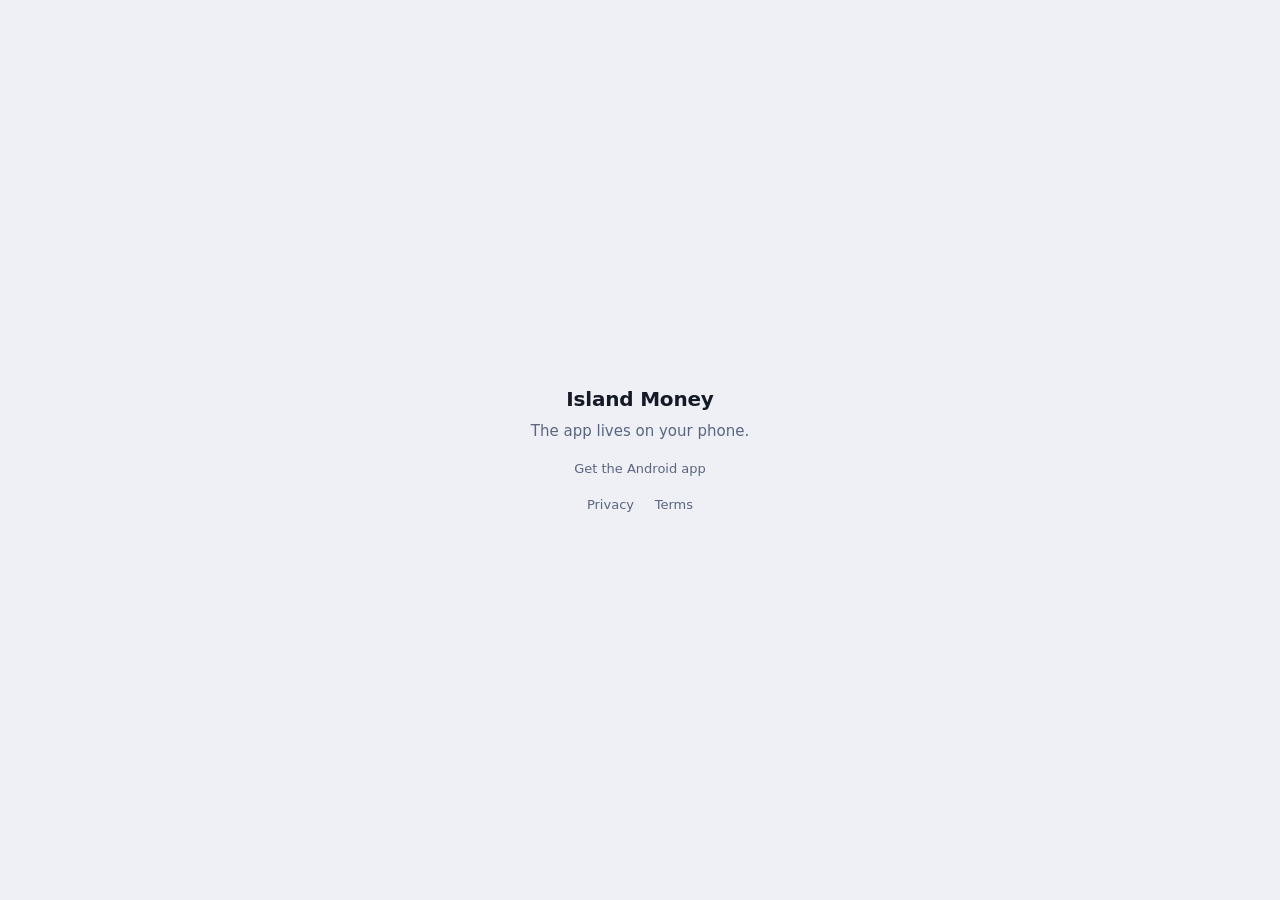
<file: index.html>
<!doctype html>
<html lang="en">
<head>
<meta charset="utf-8">
<meta name="viewport" content="width=device-width, initial-scale=1">
<meta name="color-scheme" content="light dark">
<title>Island Money</title>
<style>
  :root { --bg: #eef0f6; --text: #151a26; --soft: #5b6580; }
  @media (prefers-color-scheme: dark) { :root { --bg: #08080d; --text: #eceef4; --soft: #7b8094; } }
  html, body { height: 100%; margin: 0; }
  body { background: var(--bg); color: var(--text); font: 15px/1.5 system-ui, sans-serif; display: grid; place-items: center; text-align: center; }
  main { padding: 24px; }
  b { display: block; font-size: 20px; letter-spacing: -.01em; margin-bottom: 6px; }
  a { color: var(--soft); text-decoration: none; margin: 0 8px; font-size: 13px; }
  p { margin: 14px 0 0; }
</style>
</head>
<body>
<main>
  <b>Island Money</b>
  <span style="color: var(--soft)">The app lives on your phone.</span>
  <p><a id="open" href="#">Open the app</a> <a href="https://github.com/DorianRecht-WS/island-money-app/releases/latest">Get the Android app</a></p>
  <p><a href="privacy.html">Privacy</a> <a href="terms.html">Terms</a></p>
</main>
<script>
  // On Android this page only hands over to the app: the bank sends you back here (?bank=ok), and the page opens the app on its own.
  // Without the app installed, the phone goes to the releases page to download it.
  const q = new URLSearchParams(location.search), bank = q.get('bank');
  const store = 'https://github.com/DorianRecht-WS/island-money-app/releases/latest';
  const link = (path) => `intent://${path}#Intent;scheme=moneyisland;package=studio.inspyr.moneyisland;S.browser_fallback_url=${encodeURIComponent(store)};end`;
  if (/android/i.test(navigator.userAgent)) {
    const to = link(bank ? `bank?result=${encodeURIComponent(bank)}` : 'open');
    document.getElementById('open').href = to;
    if (bank) location.replace(to);   // only coming back from the bank opens it by itself; a plain visit shows the page
  } else document.getElementById('open').hidden = true;
</script>
</body>
</html>
</file>
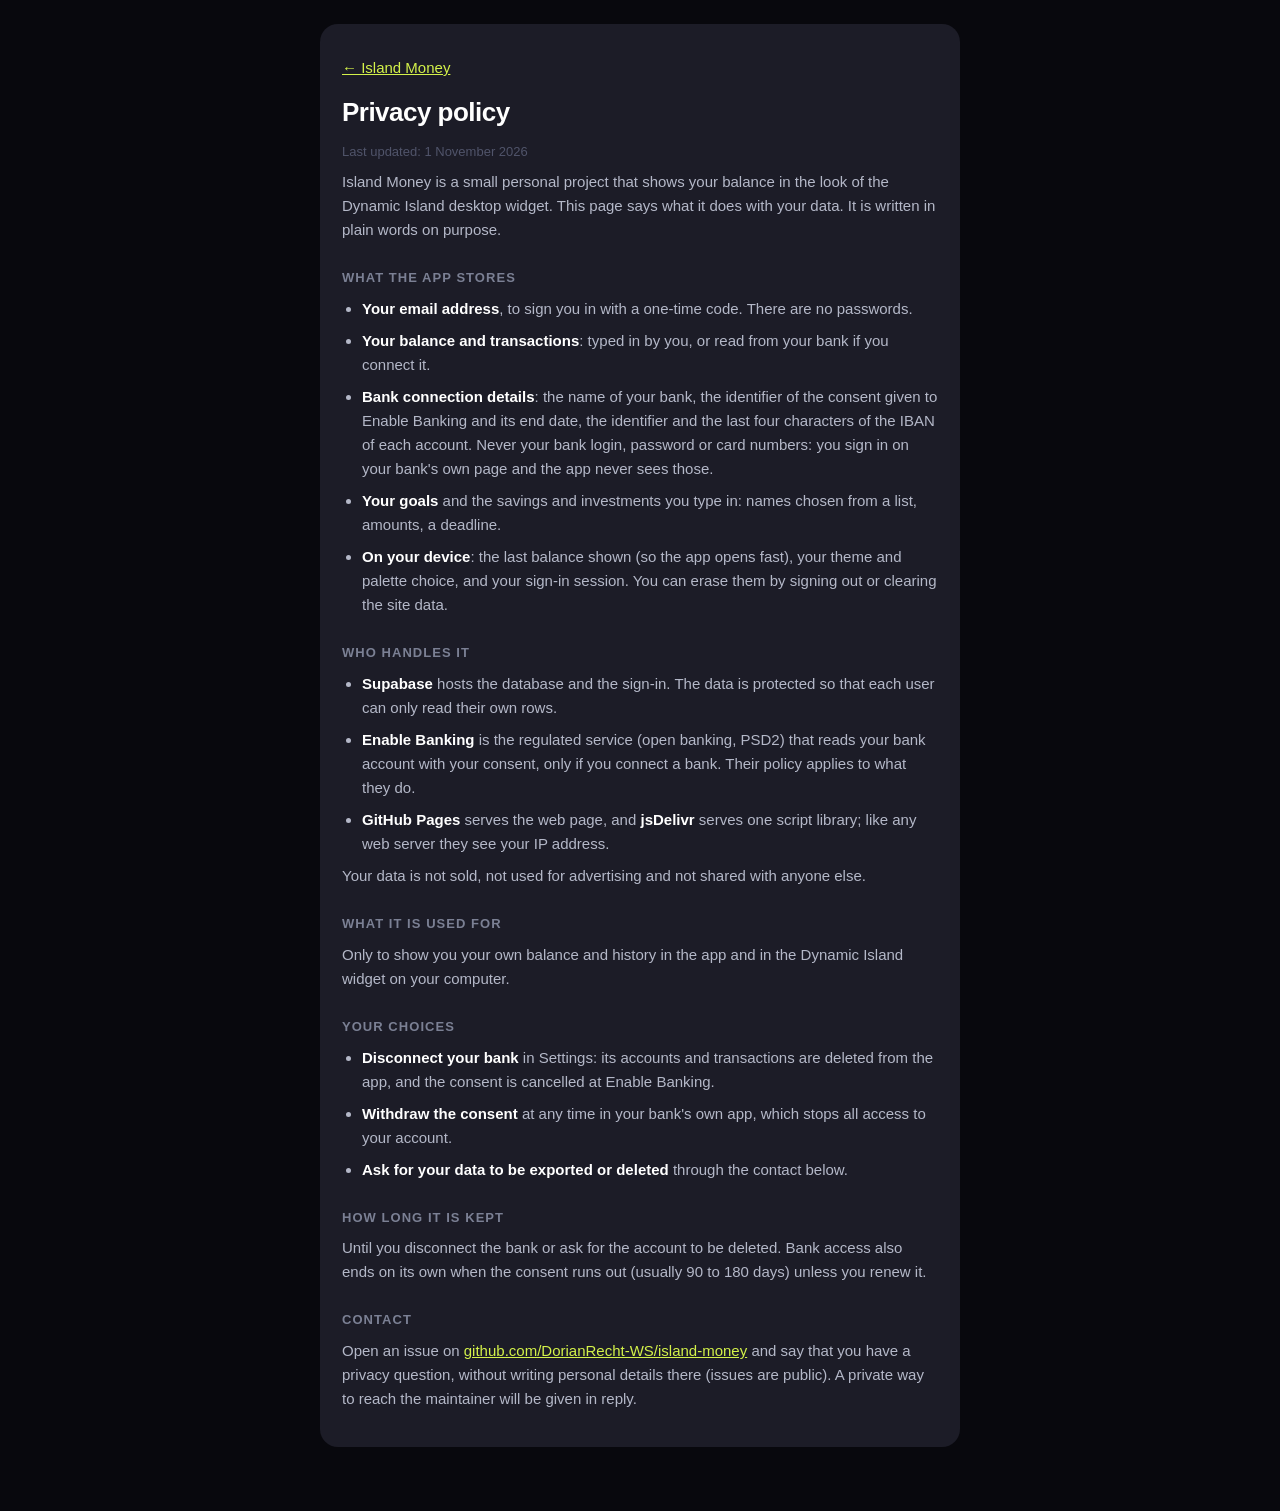
<file: privacy.html>
<!doctype html>
<html lang="en">
<head>
<meta charset="utf-8">
<meta name="viewport" content="width=device-width, initial-scale=1">
<title>Island Money: Privacy</title>
<script src="theme.js"></script>
<link rel="stylesheet" href="island.css?v=4">
<link rel="stylesheet" href="legal.css">
</head>
<body class="legal">
<main>
  <p><a href="./">&larr; Island Money</a></p>
  <h1>Privacy policy</h1>
  <p class="muted">Last updated: 1 November 2026</p>

  <p>Island Money is a small personal project that shows your balance in the look of the Dynamic Island desktop widget. This page says what it
  does with your data. It is written in plain words on purpose.</p>

  <h2>What the app stores</h2>
  <ul>
    <li><b>Your email address</b>, to sign you in with a one-time code. There are no passwords.</li>
    <li><b>Your balance and transactions</b>: typed in by you, or read from your bank if you connect it.</li>
    <li><b>Bank connection details</b>: the name of your bank, the identifier of the consent given to Enable Banking and its end date,
    the identifier and the last four characters of the IBAN of each account. Never your bank login, password or card numbers: you sign
    in on your bank's own page and the app never sees those.</li>
    <li><b>Your goals</b> and the savings and investments you type in: names chosen from a list, amounts, a deadline.</li>
    <li><b>On your device</b>: the last balance shown (so the app opens fast), your theme and palette choice, and your sign-in session.
    You can erase them by signing out or clearing the site data.</li>
  </ul>

  <h2>Who handles it</h2>
  <ul>
    <li><b>Supabase</b> hosts the database and the sign-in. The data is protected so that each user can only read their own rows.</li>
    <li><b>Enable Banking</b> is the regulated service (open banking, PSD2) that reads your bank account with your consent, only if you
    connect a bank. Their policy applies to what they do.</li>
    <li><b>GitHub Pages</b> serves the web page, and <b>jsDelivr</b> serves one script library; like any web server they see your IP address.</li>
  </ul>
  <p>Your data is not sold, not used for advertising and not shared with anyone else.</p>

  <h2>What it is used for</h2>
  <p>Only to show you your own balance and history in the app and in the Dynamic Island widget on your computer.</p>

  <h2>Your choices</h2>
  <ul>
    <li><b>Disconnect your bank</b> in Settings: its accounts and transactions are deleted from the app, and the consent is cancelled at Enable Banking.</li>
    <li><b>Withdraw the consent</b> at any time in your bank's own app, which stops all access to your account.</li>
    <li><b>Ask for your data to be exported or deleted</b> through the contact below.</li>
  </ul>

  <h2>How long it is kept</h2>
  <p>Until you disconnect the bank or ask for the account to be deleted. Bank access also ends on its own when the consent runs out
  (usually 90 to 180 days) unless you renew it.</p>

  <h2>Contact</h2>
  <p>Open an issue on <a href="https://github.com/DorianRecht-WS/island-money/issues">github.com/DorianRecht-WS/island-money</a> and say that
  you have a privacy question, without writing personal details there (issues are public). A private way to reach the maintainer will be
  given in reply.</p>
</main>
</body>
</html>
</file>
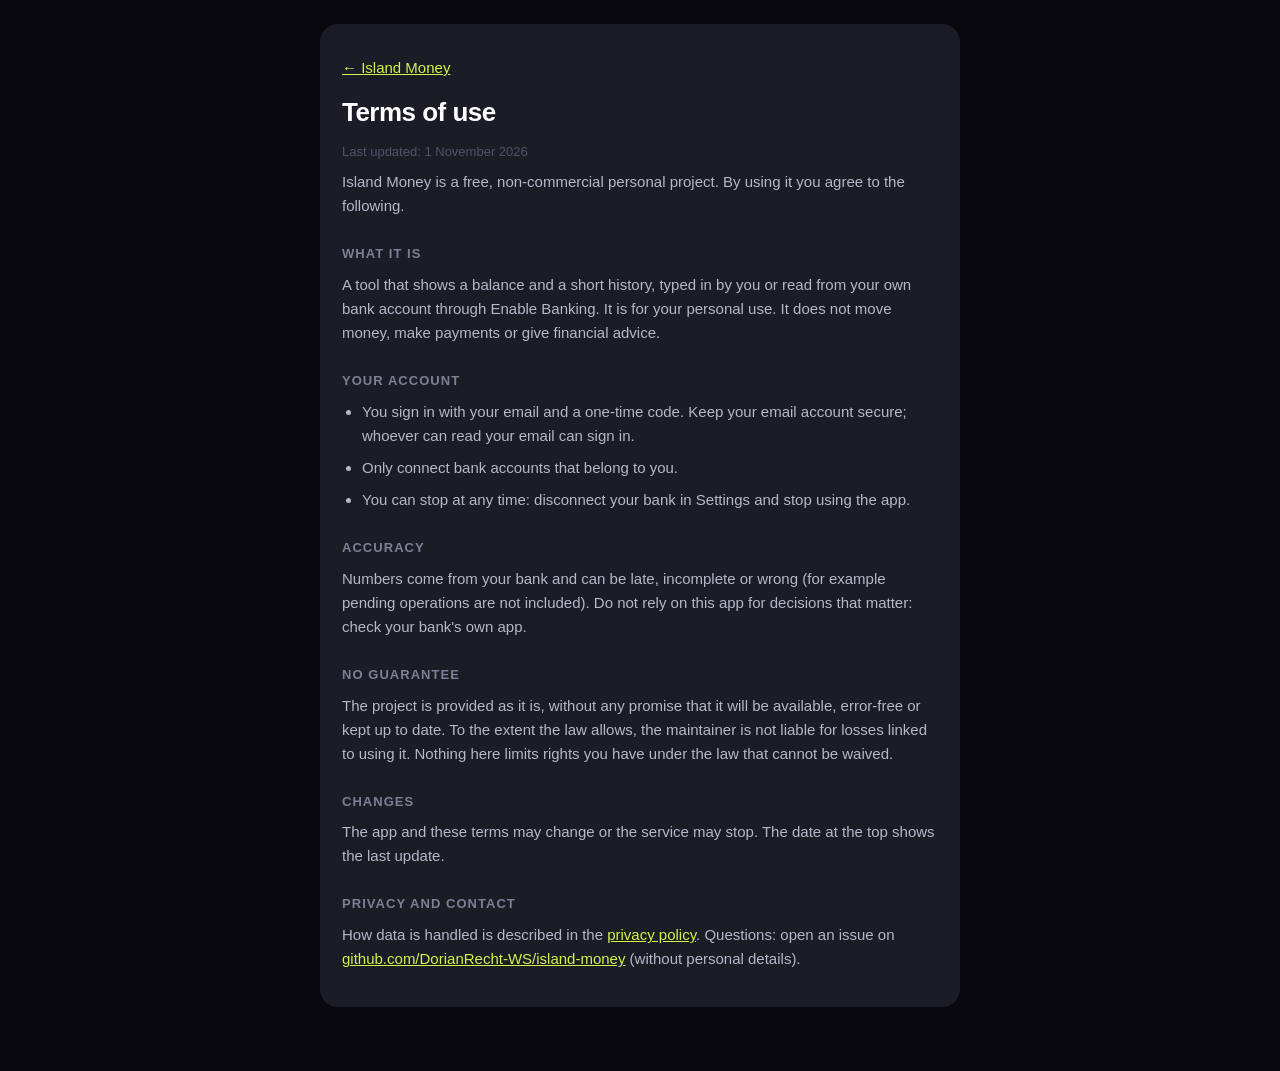
<file: terms.html>
<!doctype html>
<html lang="en">
<head>
<meta charset="utf-8">
<meta name="viewport" content="width=device-width, initial-scale=1">
<title>Island Money: Terms</title>
<script src="theme.js"></script>
<link rel="stylesheet" href="island.css?v=4">
<link rel="stylesheet" href="legal.css">
</head>
<body class="legal">
<main>
  <p><a href="./">&larr; Island Money</a></p>
  <h1>Terms of use</h1>
  <p class="muted">Last updated: 1 November 2026</p>

  <p>Island Money is a free, non-commercial personal project. By using it you agree to the following.</p>

  <h2>What it is</h2>
  <p>A tool that shows a balance and a short history, typed in by you or read from your own bank account through Enable Banking. It is
  for your personal use. It does not move money, make payments or give financial advice.</p>

  <h2>Your account</h2>
  <ul>
    <li>You sign in with your email and a one-time code. Keep your email account secure; whoever can read your email can sign in.</li>
    <li>Only connect bank accounts that belong to you.</li>
    <li>You can stop at any time: disconnect your bank in Settings and stop using the app.</li>
  </ul>

  <h2>Accuracy</h2>
  <p>Numbers come from your bank and can be late, incomplete or wrong (for example pending operations are not included). Do not rely
  on this app for decisions that matter: check your bank's own app.</p>

  <h2>No guarantee</h2>
  <p>The project is provided as it is, without any promise that it will be available, error-free or kept up to date. To the extent the
  law allows, the maintainer is not liable for losses linked to using it. Nothing here limits rights you have under the law that
  cannot be waived.</p>

  <h2>Changes</h2>
  <p>The app and these terms may change or the service may stop. The date at the top shows the last update.</p>

  <h2>Privacy and contact</h2>
  <p>How data is handled is described in the <a href="privacy.html">privacy policy</a>. Questions: open an issue on
  <a href="https://github.com/DorianRecht-WS/island-money/issues">github.com/DorianRecht-WS/island-money</a> (without personal details).</p>
</main>
</body>
</html>
</file>
<file: island.css>
﻿/* ==========================================================================================================
   Dynamic Island: design system
   Everything visual comes from the tokens below. Components never use a raw colour, size or radius.
   Themes change the colour tokens only; the accent is one token (--accent) that the settings can swap.
   ========================================================================================================== */

/* ---- tokens: dark (default) ------------------------------------------------------------------------- */
:root {
  /* surfaces: the navy of the "Design System Color Palette - Dark Mode" shot (Daniel Wodziczka, Dribbble) */
  --bg: #0b0e16;            /* the island itself */
  --card: #10141e;          /* a panel resting on the island: close to the background */
  --card-line: #1a2030;     /* its outline */
  --surface: #151a26;       /* hover / raised */
  --surface-2: #1d2434;     /* controls, tracks, hovered rows */
  --line: #151a26;          /* dividers */
  --line-2: #272e45;        /* borders of controls */
  --edge: transparent;      /* outline of the island (light theme only) */

  /* text, from strongest to faintest */
  --text-hi: #f3f6fc;
  --text: #dfe4ef;
  --text-2: #a4adc2;
  --text-3: #728099;
  --text-4: #4c566b;

  /* accent: attention, selection, "needs you" */
  --accent: #78a1e2;       /* d.blue-80: interactive elements */
  --accent-soft: color-mix(in srgb, var(--accent) 16%, var(--bg));
  --accent-2: var(--accent);  /* the second hue the accent mixes into */
  --on-accent: #0b0e16;
  --alert: #e5392b;         /* the anger mark; never themed */
  --ok: #99e1d7;            /* d.green-80 */
  --warn: #eed263;          /* d.yellow-80 */
  --danger: #df9098;        /* d.red-80 */

  /* the blob */
  --blob-ink: #eceff6;
  --blob-paper: var(--bg);

  /* type */
  --font: "Segoe UI Variable", "Segoe UI", sans-serif;
  --mono: "Cascadia Mono", Consolas, monospace;
  --fs-micro: 9.5px;        /* uppercase labels */
  --fs-meta: 11px;          /* secondary lines, links */
  --fs-body: 12px;          /* rows, controls */
  --fs-title: 13px;         /* now playing title, numbers */
  --fs-code: 20px;          /* one-time codes */

  /* space, radius, motion */
  --sp-1: 4px; --sp-2: 8px; --sp-3: 12px; --sp-4: 16px;
  --float: 8px;               /* the island floats this far below the top edge of the screen */
  --r-1: 6px; --r-2: 8px; --r-3: 12px; --r-pill: 999px; --r-island: 22px; --r-closed: 12px;
  --ease: cubic-bezier(.2, .9, .3, 1);
  --spring: cubic-bezier(.3, 1.35, .45, 1);   /* a small overshoot, then settle */
  --t-fast: .12s;
}

/* ---- tokens: light --------------------------------------------------------------------------------- */
:root[data-theme="light"] {
  --bg: #eef0f6;
  --card: #e4e7f0;
  --card-line: #d3d8e5;
  --surface: #dde1ec;
  --surface-2: #d1d6e4;
  --line: #dde1ec;
  --line-2: #b9c0d3;
  --edge: rgba(11, 14, 22, .12);

  --text-hi: #0b0e16;
  --text: #151a26;
  --text-2: #2f3850;
  --text-3: #5b6580;
  --text-4: #8e97ad;

  --on-accent: #ffffff;
  --ok: #3f9f93;
  --warn: #b8941f;
  --danger: #cf757c;
  --blob-ink: #151a26;
}

/* ---- base ------------------------------------------------------------------------------------------ */
* { box-sizing: border-box; margin: 0; }
html, body { width: 100%; height: 100%; overflow: hidden; background: transparent; font-family: var(--font); color: var(--text); user-select: none; }
button { font: inherit; color: inherit; }

/* The window is transparent and always on top, so every animated frame costs a full window redraw. Pulses therefore
   blink in steps (two redraws a cycle) instead of fading at 60 fps: the same signal for a fraction of the GPU. */
@keyframes pulse { 50% { opacity: .25; } }

/* ---- the island ------------------------------------------------------------------------------------ */
#pill {
  position: absolute; top: var(--float); left: 50%; transform: translateX(-50%);
  width: 156px; height: 22px; background: var(--bg); border: 1px solid var(--edge);
  border-radius: var(--r-pill); overflow: hidden;
  transition: width .2s var(--ease), height .2s var(--ease), border-radius .2s, box-shadow .2s;
  contain: layout paint;
}
#pill.open { width: 480px; border-radius: var(--r-island); box-shadow: 0 14px 34px rgba(0, 0, 0, .38); }
#pill.np:not(.open) { width: 240px; }
#pill.nt:not(.open) { width: 290px; }

/* closed: the title of what is playing, and a dot while Claude works */
#pillnp { position: absolute; inset: 0; padding: 0 24px; display: flex; align-items: center; justify-content: center; font-size: 10px; line-height: 20px;
  letter-spacing: .02em; color: var(--text-2); white-space: nowrap; opacity: 0; pointer-events: none; }
#pillnp span { overflow: hidden; text-overflow: ellipsis; }
#pill.np:not(.open) #pillnp, #pill.nt:not(.open) #pillnp { opacity: 1; }
#dot { position: absolute; top: 50%; left: 11px; width: 6px; height: 6px; margin-top: -3px; border-radius: 50%; background: transparent; transition: opacity var(--t-fast); }
#dot.working { background: var(--accent); }   /* steady: while the pill is closed nothing may animate */
.open #dot { opacity: 0; }

#content { position: absolute; top: 0; left: 0; width: 480px; padding: 14px var(--sp-4); opacity: 0; transition: opacity .08s; pointer-events: none; }
.open #content { opacity: 1; transition: opacity .15s .05s; pointer-events: auto; }
/* a closed pill must cost nothing: no animation runs and the hidden content is not painted */
#pill:not(.open) #content { visibility: hidden; transition: opacity .08s, visibility 0s .1s; }
#pill:not(.open) #content *, #pill:not(.open) #content *::after { animation-play-state: paused !important; }

.view { display: none; min-height: 96px; }
.view.on { display: block; animation: viewIn .34s var(--ease); }
@keyframes viewIn { from { opacity: 0; transform: translateX(var(--tab-dx, 0px)); } }

/* ---- navigation ------------------------------------------------------------------------------------ */
nav { position: relative; display: flex; align-items: center; gap: 18px; margin-bottom: var(--sp-3); border-bottom: 1px solid var(--line); }
nav > button { background: none; border: 0; color: var(--text-3); font-size: var(--fs-body); height: 28px; padding: 0; display: inline-flex; align-items: center; cursor: pointer;
  border-bottom: 1.5px solid transparent; margin-bottom: -1px; position: relative; }
nav > button:hover { color: var(--text-2); }
nav > button.on { color: var(--text-hi); border-bottom-color: transparent; }
nav > button em { font-style: normal; font-size: var(--fs-micro); margin-left: 5px; padding: 1px 5px; border-radius: var(--r-2); background: var(--accent); color: var(--on-accent); display: none; }
nav > button em.on { display: inline-block; }
#gear { width: 22px; justify-content: center; }
#gear svg { width: 15px; height: 15px; }
#gear i, #ctl i, .tile i { display: contents; }
#gear.on { border-bottom-color: transparent; color: var(--accent); }
/* Claude's working sessions live in the tab row, on the right */
#cl { margin-left: auto; margin-bottom: -1px; display: none; align-items: center; gap: 6px; height: 28px; font-size: var(--fs-meta); color: var(--text-2); max-width: 150px; }
#cl.on { display: flex; }
#cl i { width: 6px; height: 6px; border-radius: 50%; background: var(--accent); flex: none; animation: pulse 1.4s steps(1, end) infinite; }
#cl b { font-weight: 400; white-space: nowrap; overflow: hidden; text-overflow: ellipsis; }
nav:not(:has(#cl.on)) #gear { margin-left: auto; }

/* ---- shared components ----------------------------------------------------------------------------- */
/* a small uppercase label */
#npApp, .m b, .label { display: block; font-size: var(--fs-micro); font-weight: 500; letter-spacing: .08em; text-transform: uppercase; color: var(--text-4); }
/* a quiet text button */
.link { background: none; border: 0; color: var(--text-3); font-size: var(--fs-meta); cursor: pointer; padding: 0; }
.link:hover { color: var(--text); }
/* a list row that lights up on hover */
.row { display: flex; gap: var(--sp-2); align-items: flex-start; padding: 6px var(--sp-2); margin: 0 calc(var(--sp-2) * -1); border-radius: var(--r-2); cursor: pointer; position: relative; }
.row:hover, .f:hover, .rp:hover { background: var(--surface-2); }
/* a tag; .hot is the accent one */
.chip { font-style: normal; font-size: 10px; padding: 1px var(--sp-2); border-radius: 9px; background: var(--surface-2); color: var(--text-3); white-space: nowrap; flex: none; }
.chip.hot { background: var(--accent-soft); color: var(--accent); }
/* a scrolling list */
.scroll { overflow-y: auto; overflow-x: hidden; scrollbar-width: thin; scrollbar-color: var(--line-2) transparent; }
/* a segmented control */
.seg { display: inline-flex; gap: var(--sp-1); }
.seg button { background: none; border: 1px solid var(--line-2); color: var(--text-3); font-size: var(--fs-meta); padding: 3px var(--sp-3); border-radius: var(--r-pill); cursor: pointer; }
.seg button:hover { color: var(--text); }
.seg button.on { background: var(--surface-2); color: var(--text-hi); border-color: var(--line-2); }
/* a text field */
.field { width: 100%; background: var(--surface); border: 1px solid var(--line-2); border-radius: var(--r-2); color: var(--text); font-size: var(--fs-body); padding: 6px 9px; margin: 2px 0 var(--sp-1); outline: none; }
.field:focus { border-color: var(--text-4); }
/* centred explanatory text */
.hint { font-size: var(--fs-body); color: var(--text-3); text-align: center; padding: 30px var(--sp-3); line-height: 1.5; }
.hint code { color: var(--text-2); }
.hint .code { display: block; font: 600 var(--fs-code) var(--mono); letter-spacing: .12em; color: var(--text-hi); margin: var(--sp-2) 0; }
/* a one-line header and footer inside a tab */
.bar { display: flex; align-items: baseline; justify-content: space-between; font-size: var(--fs-meta); color: var(--text-3); }
.bar.top { margin-bottom: var(--sp-1); }
.bar.foot { margin-top: var(--sp-2); padding-top: 7px; border-top: 1px solid var(--line); color: var(--text-4); }
/* a skeleton row while loading (static on purpose) */
.sk { display: flex; gap: 9px; padding: var(--sp-2) 0; }
.sk i { width: 14px; height: 14px; border-radius: 4px; background: var(--surface-2); flex: none; }
.sk b { display: block; height: 9px; border-radius: 4px; background: var(--surface-2); margin-bottom: 7px; }
.sk div { flex: 1; }

/* ---- Home ------------------------------------------------------------------------------------------ */
#home { display: grid; grid-template-columns: 1fr 156px; gap: var(--sp-2); }
#card { display: flex; align-items: center; gap: var(--sp-3); padding: var(--sp-2) var(--sp-4) var(--sp-2) var(--sp-2); min-width: 0; }
#mascot { flex: none; width: 96px; height: 96px; cursor: pointer; transform-origin: 50% 85%; position: relative; z-index: 5; }
/* the blob is redrawn every frame, so its SVG nodes must not be click targets: a click needs the same element at press and release */
#mascot svg, #grabber svg { pointer-events: none; }
/* the anger mark that pops onto the blob's head when it is angry at being poked */
.vein { position: absolute; left: 56%; top: 17%; width: 26px; height: 26px; pointer-events: none; display: none; transform-origin: 50% 50%; }
.vein.l { left: 18%; }
.vein.l svg { transform: scaleX(-1); }
.vein.on { display: block; animation: veinPop .24s steps(4, end), veinThrob .5s steps(1, end) .24s infinite; }
@keyframes veinPop { 0% { transform: scale(.2) rotate(-12deg); } 60% { transform: scale(1.35) rotate(-12deg); } 100% { transform: scale(1) rotate(-12deg); } }
@keyframes veinThrob { 0% { transform: scale(1) rotate(-12deg); } 50% { transform: scale(1.18) rotate(-12deg); } }

#info { flex: 1; min-width: 0; display: flex; flex-direction: column; gap: 14px; }
#npTitle { font-size: var(--fs-title); margin-top: 3px; white-space: nowrap; overflow: hidden; text-overflow: ellipsis; }
#npArtist { font-size: var(--fs-meta); color: var(--text-3); margin-top: 1px; white-space: nowrap; overflow: hidden; text-overflow: ellipsis; min-height: 14px; }
#ctl { display: flex; align-items: center; gap: var(--sp-1); margin-top: 6px; }
#ctl button { background: none; border: 0; width: 26px; height: 26px; border-radius: 50%; cursor: pointer; display: flex; align-items: center; justify-content: center; }
#ctl button:hover { background: var(--surface-2); }
#ctl svg { width: 16px; height: 16px; color: var(--text-2); }
#ctl button:hover svg { color: var(--text-hi); }
#np.idle #ctl button { opacity: .3; pointer-events: none; }
#eq { display: none; gap: 2px; align-items: flex-end; height: 12px; margin-left: 6px; }
#np.playing #eq { display: flex; }
#eq b { width: 2px; height: 100%; background: var(--accent); transform-origin: bottom; animation: eq .9s steps(4, end) infinite; }
#eq b:nth-child(2) { animation-delay: -.3s; }
#eq b:nth-child(3) { animation-delay: -.6s; }
@keyframes eq { 0%, 100% { transform: scaleY(.25); } 50% { transform: scaleY(1); } }

/* Home: four big buttons that land on the other tabs, and the machine's load */
#tiles { display: grid; grid-template-rows: 1fr 1fr; gap: var(--sp-2); }
/* the Home cards (.notch) show a round bite in their top-right corner only on hover, with the icon chip springing into it;
   the outline is a path drawn by the page (--p0 closed, --p1 open) that the transition morphs between */
.notch { position: relative; }
.notch::before { content: ""; position: absolute; inset: 0; z-index: 0; background: var(--card); border-radius: 13px;
  clip-path: var(--p, none); transition: background var(--t-fast); }
@media (hover: hover) and (pointer: fine) { .notch:hover::before { background: var(--surface-2); } }
.notch > * { position: relative; z-index: 1; }
.notch > i { display: contents; }
.notch > i > svg { position: absolute; top: 2px; right: 2px; width: 28px; height: 28px; padding: 6px; border-radius: 50%; background: var(--chip, var(--accent)); color: var(--on-accent);
  z-index: 2; }
.tile { min-width: 0; display: flex; flex-direction: column; justify-content: flex-end; text-align: left;
  padding: 0 var(--sp-3) 10px; border: 0; background: none; color: var(--text); cursor: pointer; font: inherit; }
#tMoney { --chip: var(--accent-2); }
.tile b { font-size: var(--fs-code); font-weight: 700; line-height: 1.05; color: var(--text-hi); font-variant-numeric: tabular-nums; letter-spacing: -.01em; }
.tile > span { font-size: var(--fs-micro); color: var(--text-3); white-space: nowrap; overflow: hidden; text-overflow: ellipsis; }
.tile.hot > i > svg { background: linear-gradient(135deg, var(--accent), var(--accent-2)); }
.tile.hot b { color: var(--accent); }

/* ---- Files ----------------------------------------------------------------------------------------- */
/* the shelf pet: small, loose over the shelf, resting in its bottom-right corner (the page's script makes it follow the cursor) */
#v-files { position: relative; }
#grabber { position: absolute; right: 4px; bottom: 2px; width: 48px; height: 48px; z-index: 5; cursor: pointer; will-change: transform; }
#grabber .vein { width: 14px; height: 14px; }
.dragging #content * { pointer-events: none; }
.badge { width: 42px; height: 52px; border-radius: var(--r-1); background: var(--surface-2); border: 1px solid var(--line-2); display: grid; place-items: center; font: 10px var(--mono); text-transform: uppercase; color: var(--text-3); }
.note { width: 52px; height: 56px; padding: 6px 5px; border-radius: var(--r-1); background: var(--surface-2); border: 1px solid var(--line-2); overflow: hidden; font: 7px/1.25 var(--mono); color: var(--text-3); word-break: break-all; text-align: left; }
.f .x { position: absolute; top: 3px; right: 3px; width: 18px; height: 18px; border-radius: 50%; background: var(--surface-2); border: 0; color: var(--text-3); cursor: pointer; font-size: 10px; line-height: 18px; padding: 0; opacity: 0; }
.f:hover .x { opacity: 1; }
.f .x:hover { color: var(--text-hi); background: var(--line-2); }

/* ---- Money ----------------------------------------------------------------------------------------- */
#mTag, #npSrc, #shCap { font-size: var(--fs-micro); letter-spacing: .06em; text-transform: uppercase; color: var(--text-4); }
/* the balance sits in a wide card with the blob, like Home; below it, what is left and the line of what was spent */
#mBal { display: flex; align-items: center; gap: var(--sp-3); padding: var(--sp-2) var(--sp-4) var(--sp-2) var(--sp-2); min-height: 100px; }
#mBal #mBlob { flex: none; width: 88px; height: 88px; cursor: default; }
#mBal #mBlob svg { pointer-events: none; }
.mi { display: flex; flex-direction: column; min-width: 0; }
.k { font-size: var(--fs-micro); font-weight: 500; letter-spacing: .08em; text-transform: uppercase; color: var(--text-4); }
.mi b { font-size: 28px; font-weight: 700; line-height: 1.1; color: var(--text-hi); letter-spacing: -.02em; font-variant-numeric: tabular-nums; margin-top: 2px; }
.mi small, .ml small { font-size: var(--fs-meta); color: var(--text-3); margin-top: 1px; white-space: nowrap; overflow: hidden; text-overflow: ellipsis; }
.mi small em { font-style: normal; font-weight: 600; }
.mi small .in { color: var(--ok, var(--accent)); }
.mi small .out { color: var(--text-2); }
.mcard { background: var(--card); border-radius: 13px; padding: var(--sp-3) var(--sp-4); min-width: 0; }
/* ---- Settings -------------------------------------------------------------------------------------- */
#v-settings.on { display: flex; flex-direction: column; gap: var(--sp-2); }
#v-settings .group { padding: var(--sp-3) var(--sp-4) 6px; border-radius: 13px; min-width: 0; }
#v-settings .group:not(.notch) { background: var(--card); }
#v-settings .group .label { display: block; margin-bottom: 2px; }
.srow2 { display: grid; grid-template-columns: 1fr 1fr; gap: var(--sp-2); }
#v-settings .bar.foot { margin-top: 2px; padding: 0 var(--sp-1); border-top: 0; align-items: center; }
.quit { background: none; border: 1px solid var(--line-2); color: var(--text-3); font-size: var(--fs-meta); padding: 4px var(--sp-4); border-radius: var(--r-pill); cursor: pointer; transition: color var(--t-fast), border-color var(--t-fast); }
.quit:hover { color: var(--alert); border-color: var(--alert); }
.setrow { display: flex; align-items: center; justify-content: space-between; gap: var(--sp-4); padding: 9px 0; font-size: var(--fs-body); color: var(--text); border-bottom: 1px solid var(--card-line); }
.setrow:last-child { border-bottom: 0; }
.setrow > span { flex: 1; min-width: 0; white-space: nowrap; }
.setrow > .seg, .setrow > .swatches, .setrow > .switch { flex: none; }
.setrow small { display: block; white-space: nowrap; overflow: hidden; text-overflow: ellipsis; font-size: var(--fs-micro); color: var(--text-3); margin-top: 2px; }
.swatches { display: flex; gap: 10px; }
/* a palette chip: its two accents, split in a whole circle */
.swatches button { width: 22px; height: 22px; border-radius: 50%; border: 0; background: linear-gradient(135deg, var(--a) 50%, var(--b) 50%); cursor: pointer; padding: 0; outline: 0; flex: none; transition: transform var(--t-fast); }
.swatches button:hover { transform: scale(1.12); }
.swatches button.on { box-shadow: 0 0 0 2px var(--card), 0 0 0 3.5px var(--text-2); }
.switch { width: 32px; height: 18px; border-radius: var(--r-pill); background: var(--surface-2); border: 1px solid var(--line-2); position: relative; cursor: pointer; padding: 0; flex: none; }
.switch::after { content: ""; position: absolute; top: 2px; left: 2px; width: 12px; height: 12px; border-radius: 50%; background: var(--text-3); transition: transform var(--t-fast), background var(--t-fast); }
.switch.on { background: var(--accent-soft); border-color: var(--accent); }
.switch.on::after { transform: translateX(14px); background: var(--accent); }
#gear.on::after { display: none; }

/* the one colourful spot on Home: play/pause carries both accents */
#ctl #pp { width: 30px; height: 30px; background: linear-gradient(135deg, var(--accent), var(--accent-2)); }
#ctl #pp:hover { background: linear-gradient(135deg, var(--accent), var(--accent-2)); filter: brightness(1.12); }
#ctl #pp svg { color: var(--on-accent); width: 15px; height: 15px; }

/* a settings row whose control needs the full width */

/* settings: the Money group */
.gh { display: flex; align-items: baseline; justify-content: space-between; }
.gh .label { margin-bottom: 0; }
.sel { background: var(--surface-2); color: var(--text); border: 1px solid var(--line-2); border-radius: var(--r-pill); padding: 4px var(--sp-3); font-size: var(--fs-meta); outline: 0; cursor: pointer; max-width: 150px; }
:root[data-theme="dark"] { color-scheme: dark; }

/* the way to add a card: a small dashed + in the tab's top bar (faint until the tab is hovered), and a quiet placeholder when none is shown */
.plus { position: relative; display: block; width: 14px; height: 14px; }
.plus::before, .plus::after { content: ""; position: absolute; left: 50%; top: 50%; width: 10px; height: 1.6px; margin: -.8px 0 0 -5px; border-radius: 1px; background: var(--text-2); transition: background var(--t-fast); }
.plus::after { transform: rotate(90deg); }
/* the balance over time: a plain line in the right half of the balance card, clear of the corner chips */
#mBal .mi { flex: none; }
#mBal .mg { flex: 1; min-width: 0; align-self: flex-end; margin: 40px 6px 14px 0; display: flex; flex-direction: column; align-items: flex-end; gap: 6px; }
#mbNote { font-size: var(--fs-meta); color: var(--text-3); white-space: nowrap; font-variant-numeric: tabular-nums; }
#mbNote em { font-style: normal; font-weight: 600; }
#mbNote .up { color: var(--ok, var(--accent)); }
#mbNote .down { color: var(--danger, var(--accent-2)); }
#mbChart { width: 100%; height: 58px; overflow: visible; cursor: crosshair; }
#mbCross { stroke: var(--text-4); stroke-width: 1; opacity: 0; transition: opacity .12s; }
#mbChart.hov #mbCross { opacity: .7; }
#mbDot { fill: var(--accent-2); stroke: var(--card); stroke-width: 2; }
#mbHalo { fill: var(--accent-2); opacity: .2; }
#mbArea, #mbDot, #mbHalo { transform-box: fill-box; transform-origin: center; }

/* the tab indicator slides between tabs with a little overshoot */
#tabInd { position: absolute; left: 0; bottom: -1px; width: 0; height: 2px; border-radius: 2px; pointer-events: none;
  background: linear-gradient(90deg, var(--accent), var(--accent-2)); transition: left .42s var(--spring), width .42s var(--spring), opacity .2s; }
nav > button { transition: color .2s; }


/* Home and Money are the same height: their main card is the same size (the rest of each tab is just a header and the tab bar) */
#card, #mBal { min-height: 112px; }
#mBal #mBlob { width: 96px; height: 96px; }

/* the balance card's chart block is sized so the card stays as tall as Home's main card */
#mBal .mg { margin: 30px 6px 10px 0; gap: 4px; }
#mbChart { height: 48px; }
#mBal .mg { margin: 26px 6px 4px 0; }
#card, #mBal { height: 112px; }

/* ---- Files, in the same style: the shelf is a notched card with the folder chip, as tall as Home's and Money's main cards ---- */
#shelfCard { height: 112px; display: flex; align-items: stretch; }
#shelf { flex: 1; min-width: 0; display: flex; align-items: center; gap: 4px; padding: 0 var(--sp-3); overflow-x: auto; overflow-y: hidden; scrollbar-width: thin; scrollbar-color: var(--line-2) transparent; }
#shelfCard:has(#shelf.over)::before { background: var(--accent-soft); box-shadow: inset 0 0 0 1.5px var(--accent); }
/* nothing on the shelf yet: a short invitation at the bottom-left, clear of the corner chip and of the blob in the bottom-right */
#hint { width: 100%; align-self: flex-end; padding: 0 0 14px var(--sp-1); display: flex; flex-direction: column; gap: 2px; }
#hint b { font-size: var(--fs-title); font-weight: 600; color: var(--text-hi); }
#hint small { font-size: var(--fs-meta); color: var(--text-3); }
.f { flex: none; width: 78px; position: relative; display: flex; flex-direction: column; align-items: center; gap: 4px; padding: var(--sp-2) var(--sp-1) 6px; border-radius: var(--r-3); cursor: grab; transition: background var(--t-fast); }
.f .ic { width: 46px; height: 46px; display: flex; align-items: center; justify-content: center; }
.f img { max-width: 46px; max-height: 46px; border-radius: var(--r-2); object-fit: contain; }
.f .n { width: 100%; text-align: center; font-size: var(--fs-micro); color: var(--text-2); white-space: nowrap; overflow: hidden; text-overflow: ellipsis; }
.f .badge { width: 36px; height: 44px; }
.f .note { width: 44px; height: 46px; }

#shelf { scrollbar-width: none; }
#shelf::-webkit-scrollbar { display: none; }

/* ---- the account card in Settings ---- */
.pillbtn { flex: none; background: none; border: 1px solid var(--line-2); color: var(--text-2); font-size: var(--fs-meta); padding: 5px var(--sp-4); border-radius: var(--r-pill); cursor: pointer; transition: color var(--t-fast), border-color var(--t-fast), background var(--t-fast); }
.pillbtn:hover { color: var(--text-hi); border-color: var(--text-3); }
.pillbtn.primary { background: var(--btn, var(--accent)); border-color: var(--btn, var(--accent)); color: var(--on-accent); font-weight: 600; }
.pillbtn.primary:hover { background: var(--btn-hover, var(--btn, var(--accent))); border-color: var(--btn-hover, var(--btn, var(--accent))); filter: brightness(1.1); color: var(--on-accent); }
.av { flex: none; width: 28px; height: 28px; border-radius: 50%; display: grid; place-items: center; background: var(--accent); color: var(--on-accent); font-style: normal; font-weight: 700; font-size: var(--fs-body); }
.av[hidden] { display: none; }
#accText .code { display: block; font: 600 var(--fs-code) var(--mono); letter-spacing: .14em; color: var(--text-hi); }
.setrow small.err { color: var(--danger, #e66); }
#mTag.live { color: var(--ok, var(--accent)); }

/* the sign-in form inside the Account card */
.accform { display: flex; gap: var(--sp-2); align-items: center; padding: 0 0 var(--sp-3); }
.accform .field { flex: 1; min-width: 0; }
.accform .field.code { font: 600 var(--fs-title) var(--mono); letter-spacing: .32em; text-align: center; }
.pillbtn:disabled { opacity: .55; cursor: default; filter: none; }
.accform[hidden] { display: none; }
.setrow:has(+ [hidden]) { border-bottom: 0; }
</file>
<file: legal.css>
/* The privacy and terms pages: plain reading pages in the island's colours (tokens come from island.css and theme.js). */
html, body.legal { height: auto; overflow: auto; background: var(--page, var(--bg)); user-select: text; }
body.legal { color: var(--text); font: 15px/1.6 var(--font); padding: 24px 16px 64px; }
body.legal main { max-width: 640px; margin: 0 auto; background: var(--card); border-radius: 18px; padding: 24px 22px 28px; }
body.legal h1 { font-size: 26px; color: var(--text-hi); margin: 12px 0 2px; letter-spacing: -.02em; }
body.legal h2 { font-size: 13px; letter-spacing: .08em; text-transform: uppercase; color: var(--text-3); margin: 26px 0 6px; font-weight: 600; }
body.legal p, body.legal li { color: var(--text-2); margin: 8px 0; }
body.legal ul { padding-left: 20px; margin: 6px 0; }
body.legal b { color: var(--text-hi); font-weight: 600; }
body.legal a { color: var(--accent); }
body.legal .muted { color: var(--text-4); font-size: 13px; }
</file>
